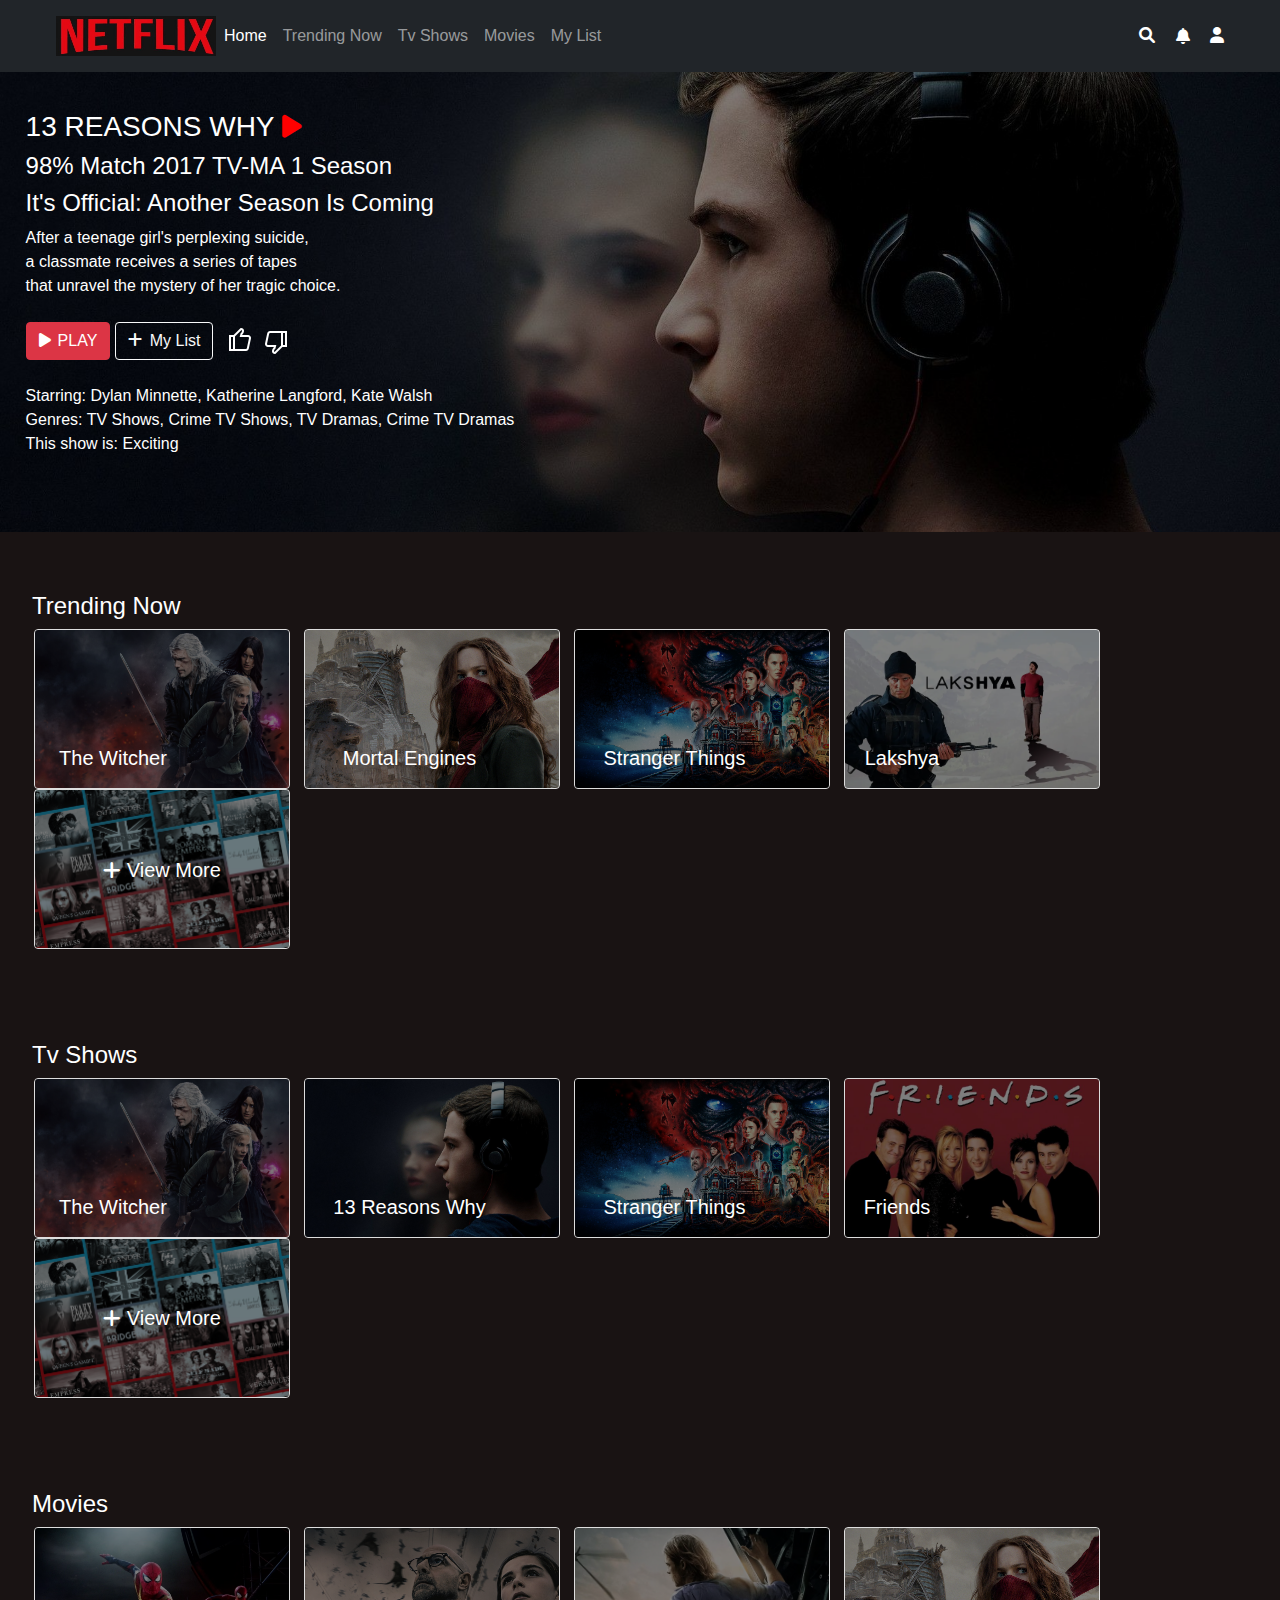
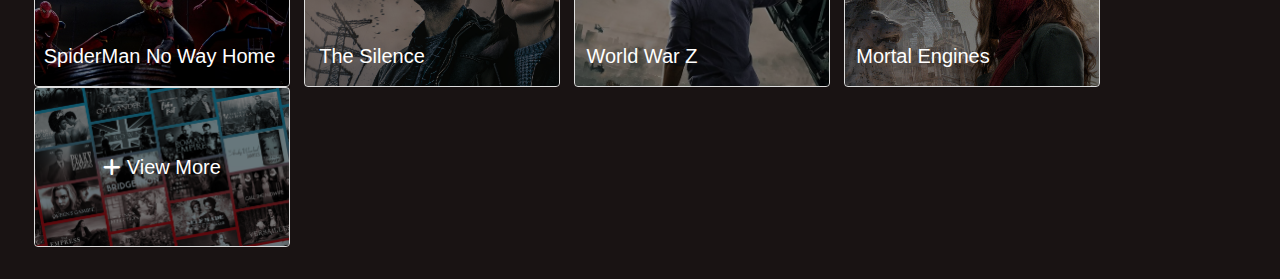
<file: index.html>
<!DOCTYPE html>
<html lang="en">
    <head>
      <meta charset="UTF-8">
      <meta name="viewport" content="width=device-width, initial-scale=1.0">
      <title>Netflix Prototype</title>
      <link rel="stylesheet" href="./static/css/bootstrap.min.css">
      <link rel="stylesheet" href="./static/css/style.css">
      <link rel="stylesheet" href="https://cdnjs.cloudflare.com/ajax/libs/font-awesome/6.0.0-beta3/css/all.min.css">
      <style>
          
      </style>
    </head>
    <body>
          <div class="row bg-dark">
            <div class="col-md-12">
                  <nav class="navbar navbar-expand-lg navbar-dark bg-dark">
                    <div class="container-fluid">
                        <img src="./static/images/netflix-logo new.jpg" style="height: 40px;width:160px;">
                        <button class="navbar-toggler" type="button" data-bs-toggle="collapse" data-bs-target="#navbarSupportedContent" aria-controls="navbarSupportedContent" aria-expanded="false" aria-label="Toggle navigation">
                            <span class="navbar-toggler-icon"></span>
                        </button>
                        <div class="collapse navbar-collapse" id="navbarSupportedContent">
                            <ul class="navbar-nav me-auto mb-2 mb-lg-0">
                                <li class="nav-item">
                                    <a class="nav-link active" aria-current="page" href="./index.html">Home</a>
                                </li>
                                <li class="nav-item">
                                    <a class="nav-link" href="./trendingnow.html">Trending Now</a>
                                </li>
                                <li class="nav-item">
                                    <a class="nav-link" href="./tvshows.html">Tv Shows</a>
                                </li>
                                <li class="nav-item">
                                    <a class="nav-link" href="./movies.html">Movies</a>
                                </li>
                                <li class="nav-item">
                                    <a class="nav-link" href="#">My List</a>
                                </li>
                            </ul>
                            <div class="search-container d-flex align-items-center">
                                <button class="btn search-btn">
                                    <i class="fas fa-search" style="color: white;"></i>
                                </button>
                                <div class="search-bar ms-2">
                                    <input class="form-control" type="search" placeholder="Search" aria-label="Search">
                                </div>
                                <i class="fa fa-bell" aria-hidden="true" style="margin-left: 8px;color: white;cursor: pointer;"></i>
                                <a href="./account.html"><i class="fas fa-user icon" aria-hidden="true" style="margin-left: 20px;color: white;cursor: pointer;"></i></a>
                            </div>
                        </div>
                    </div>
                </nav>
            </div>
          </div>

      <div class="row group">
          <div class="col-md-12">
              <h3>13 REASONS WHY <i class="fa fa-play" aria-hidden="true" style="margin-right: 7px;font-size: 26px;color: red;"></i></h3>
              <h4>98% Match 2017 TV-MA 1 Season</h4>
              <h4>It's Official: Another Season Is Coming</h4>
              <label>After a teenage girl's perplexing suicide, <br>
                a classmate receives a series of tapes<br>
                that unravel the mystery of her tragic choice.
              </label><br><br>
              <button type="reset" class="btn btn-danger">
                  <i class="fa fa-play" aria-hidden="true" style="margin-right: 7px;"></i>PLAY
              </button>
              <button type="button" class="btn btn-outline-light">
                  <i class="fa fa-plus" aria-hidden="true" style="margin-right: 7px;"></i>My List
              </button>
              <img src="./static/images/icons8-thumbs-up-32 (2).png" alt="thumb-up" style="margin-left: 6px;" id="thumbUpIcon" class="white-thumb">
              <img src="./static/images/icons8-thumbs-down-32 (2).png" alt="thumbs-down" class="white-thumb" id="thumbDownIcon"/>
              <br><br>
              <label>Starring: Dylan Minnette, Katherine Langford, Kate Walsh<br>
              Genres: TV Shows, Crime TV Shows, TV Dramas, Crime TV Dramas<br>
              This show is: Exciting</label>
          </div>
      </div>

      <div class="row treandingNow">
          <div class="col-md-12">
              <h4 style="margin-top: 28px;font-family: sans-serif;">Trending Now</h4>
              <div class="row"> 
                    <div class="col-sm-2 card-container" style="background-image: url(./static/images/the\ witcher.jpg);">
                        <div class="card-content">
                            <h5 class="card-title" style="margin-top: 98px;margin-right: 98px;">The Witcher</h5>
                        </div>
                    </div>
                    <div class="col-sm-2 card-container" style="background-image: url(./static/images/mortal-engines-poster.jpg);">
                        <div class="card-content">
                            <h5 class="card-title" style="margin-top: 98px;margin-right: 45px;">Mortal Engines</h5>
                        </div>
                    </div>
                    <div class="col-sm-2 card-container" style="background-image: url(./static/images/stranger-things.jpg);">
                        <div class="card-content">
                            <h5 class="card-title" style="margin-top: 98px;margin-right: 55px;">Stranger Things</h5>
                        </div>
                    </div>
                    <div class="col-sm-2 card-container" style="background-image: url(./static/images/lakshya-96392jpg.webp);">
                        <div class="card-content">
                            <h5 class="card-title" style="margin-top: 98px;margin-right: 140px;">Lakshya</h5>
                        </div>
                    </div>
                    <div class="col-sm-2 card-container" style="background-image: url(./static/images/all-images.jpg);">
                        <div class="card-content">
                            <a href="./trendingnow.html" style="text-decoration: none;color: white;margin-top: 9px;"><h5><i class="fa fa-plus" aria-hidden="true"></i> View More</h5></a>
                        </div>
                    </div>
                    
              </div>
          </div>
      </div>

      <div class="row tvShows">
        <div class="col-md-12">
            <h4 style="margin-top: 28px;font-family: sans-serif;">Tv Shows</h4>
            <div class="row"> 
                  <div class="col-sm-2 card-container" style="background-image: url(./static/images/the\ witcher.jpg);">
                      <div class="card-content">
                          <h5 class="card-title" style="margin-top: 98px;margin-right: 98px;">The Witcher</h5>
                      </div>
                  </div>
                  <div class="col-sm-2 card-container" style="background-image: url(./static/images/wp1935737\ \(1\).jpg);">
                      <div class="card-content">
                          <h5 class="card-title" style="margin-top: 98px;margin-right: 45px;">13 Reasons Why</h5>
                      </div>
                  </div>
                  <div class="col-sm-2 card-container" style="background-image: url(./static/images/stranger-things.jpg);">
                      <div class="card-content">
                          <h5 class="card-title" style="margin-top: 98px;margin-right: 55px;">Stranger Things</h5>
                      </div>
                  </div>
                  <div class="col-sm-2 card-container" style="background-image: url(./static/images/friends.jpeg);">
                      <div class="card-content">
                          <h5 class="card-title" style="margin-top: 98px;margin-right: 150px;">Friends</h5>
                      </div>
                  </div>
                  <div class="col-sm-2 card-container" style="background-image: url(./static/images/all-images.jpg);">
                      <div class="card-content">
                          <a href="./tvshows.html" style="text-decoration: none;color: white;margin-top: 9px;"><h5><i class="fa fa-plus" aria-hidden="true"></i> View More</h5></a>
                      </div>
                  </div>
                  
            </div>
        </div>
      </div>

      <div class="row movies">
        <div class="col-md-12">
            <h4 style="margin-top: 28px;font-family: sans-serif;">Movies</h4>
            <div class="row">
                  <div class="col-sm-2 card-container" style="background-image: url(./static/images/spiderman-no-way-home.avif);">
                      <div class="card-content">
                          <h5 class="card-title" style="margin-top: 98px;margin-right: 5px;">SpiderMan No Way Home</h5>
                      </div>
                  </div>
                  <div class="col-sm-2 card-container" style="background-image: url(./static/images/the\ silence.jpg);">
                      <div class="card-content">
                          <h5 class="card-title" style="margin-top: 98px;margin-right: 120px;">The Silence</h5>
                      </div>
                  </div>
                  <div class="col-sm-2 card-container" style="background-image: url(./static/images/world\ war\ z.avif);">
                      <div class="card-content">
                          <h5 class="card-title" style="margin-top: 98px;margin-right: 120px;">World War Z</h5>
                      </div>
                  </div>
                  <div class="col-sm-2 card-container" style="background-image: url(./static/images/mortal-engines-poster.jpg);">
                      <div class="card-content">
                          <h5 class="card-title" style="margin-top: 98px;margin-right: 98px;">Mortal Engines</h5>
                      </div>
                  </div>
                  <div class="col-sm-2 card-container" style="background-image: url(./static/images/all-images.jpg);">
                      <div class="card-content">
                          <a href="./movies.html" style="text-decoration: none;color: white;margin-top: 9px;"><h5><i class="fa fa-plus" aria-hidden="true"></i> View More</h5></a>
                      </div>
                  </div>
            </div>
        </div>
      </div>

      <script src="./static/js/popper.js"></script>
      <script src="./static/js/bootstrap.min.js"></script>
      <script>
          document.querySelector('.search-btn').addEventListener('click', function () {
                document.querySelector('.search-bar').classList.toggle('active');
            });

            document.getElementById("thumbUpIcon").addEventListener("click", function() {
                this.classList.toggle("clicked");
            });

            document.getElementById("thumbDownIcon").addEventListener("click", function() {
                this.classList.toggle("clicked");
            });
        </script>
    </body>
  </html>
</file>
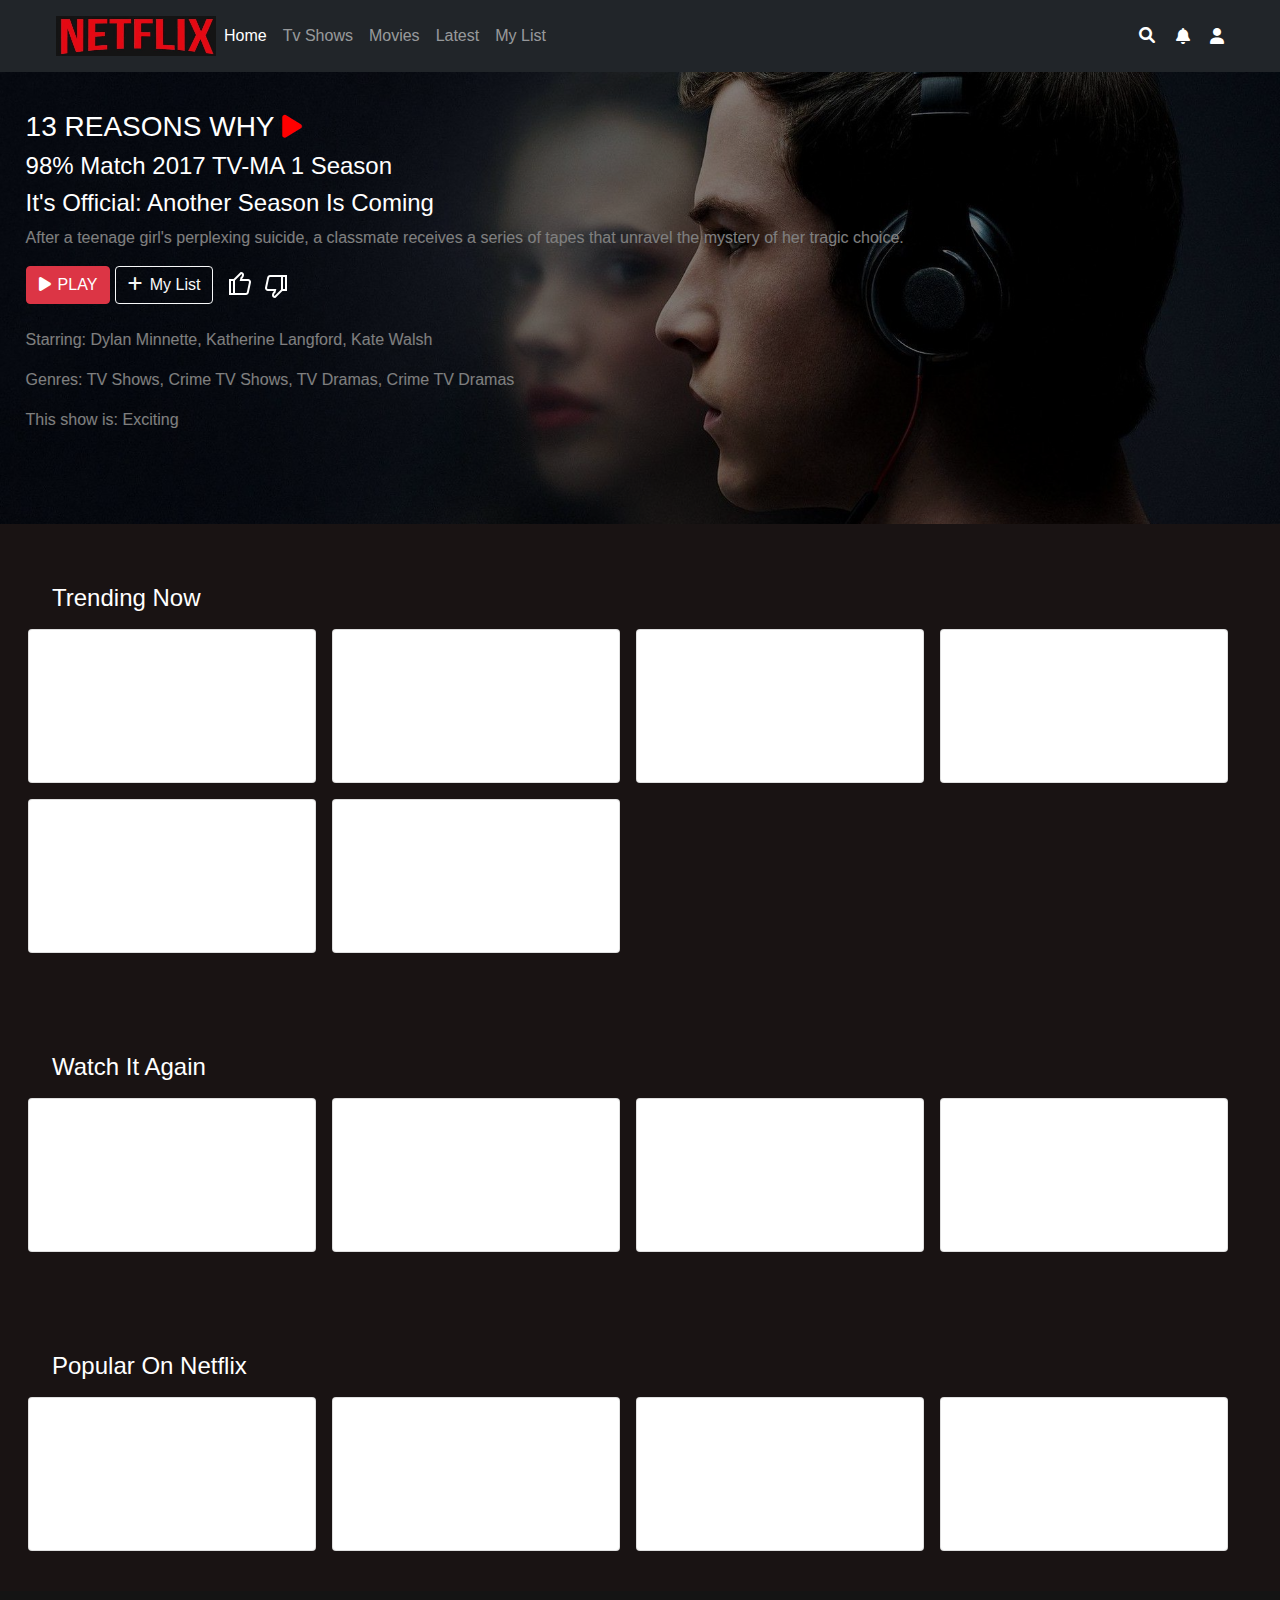
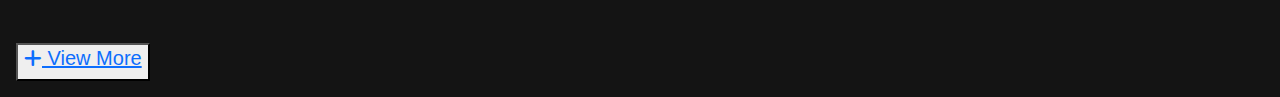
<file: index2.html>
<!DOCTYPE html>
<html lang="en">
    <head>
      <meta charset="UTF-8">
      <meta name="viewport" content="width=device-width, initial-scale=1.0">
      <title>Netflix Prototype</title>
      <link rel="stylesheet" href="./static/css/bootstrap.min.css">
      <link rel="stylesheet" href="./static/css/style.css">
      <link rel="stylesheet" href="https://cdnjs.cloudflare.com/ajax/libs/font-awesome/6.0.0-beta3/css/all.min.css">
      <style>
          
      </style>
    </head>
    <body>
          <div class="row bg-dark">
            <div class="col-md-12">
                  <nav class="navbar navbar-expand-lg navbar-dark bg-dark">
                    <div class="container-fluid">
                        <img src="./static/images/netflix-logo new.jpg" style="height: 40px;width:160px;">
                        <button class="navbar-toggler" type="button" data-bs-toggle="collapse" data-bs-target="#navbarSupportedContent" aria-controls="navbarSupportedContent" aria-expanded="false" aria-label="Toggle navigation">
                            <span class="navbar-toggler-icon"></span>
                        </button>
                        <div class="collapse navbar-collapse" id="navbarSupportedContent">
                            <ul class="navbar-nav me-auto mb-2 mb-lg-0">
                                <li class="nav-item">
                                    <a class="nav-link active" aria-current="page" href="./index.html">Home</a>
                                </li>
                                <li class="nav-item">
                                    <a class="nav-link" href="#">Tv Shows</a>
                                </li>
                                <li class="nav-item">
                                    <a class="nav-link" href="#">Movies</a>
                                </li>
                                <li class="nav-item">
                                    <a class="nav-link" href="#">Latest</a>
                                </li>
                                <li class="nav-item">
                                    <a class="nav-link" href="#">My List</a>
                                </li>
                            </ul>
                            <div class="search-container d-flex align-items-center">
                                <button class="btn search-btn">
                                    <i class="fas fa-search" style="color: white;"></i>
                                </button>
                                <div class="search-bar ms-2">
                                    <input class="form-control" type="search" placeholder="Search" aria-label="Search">
                                </div>
                                <i class="fa fa-bell" aria-hidden="true" style="margin-left: 8px;color: white;cursor: pointer;"></i>
                                <i class="fas fa-user icon" aria-hidden="true" style="margin-left: 20px;color: white;cursor: pointer;"></i>
                            </div>
                        </div>
                    </div>
                </nav>
            </div>
        </div>

      <div class="row group">
          <div class="col-md-12">
              <h3>13 REASONS WHY <i class="fa fa-play" aria-hidden="true" style="margin-right: 7px;font-size: 26px;color: red;"></i></h3>
              <h4>98% Match 2017 TV-MA 1 Season</h4>
              <h4>It's Official: Another Season Is Coming</h4>
              <p>After a teenage girl's perplexing suicide, a classmate receives a series of tapes that unravel the mystery of her tragic choice.</p>
              <button type="reset" class="btn btn-danger">
                  <i class="fa fa-play" aria-hidden="true" style="margin-right: 7px;"></i>PLAY
              </button>
              <button type="button" class="btn btn-outline-light">
                  <i class="fa fa-plus" aria-hidden="true" style="margin-right: 7px;"></i>My List
              </button>
              <img src="./static/images/icons8-thumbs-up-32 (2).png" alt="thumb-up" style="margin-left: 6px;" id="thumbUpIcon" class="white-thumb">
              <img src="./static/images/icons8-thumbs-down-32 (2).png" alt="thumbs-down" class="white-thumb" id="thumbDownIcon"/>
              <br><br>
              <p>Starring: Dylan Minnette, Katherine Langford, Kate Walsh</p>
              <p>Genres: TV Shows, Crime TV Shows, TV Dramas, Crime TV Dramas</p>
              <p>This show is: Exciting</p>
          </div>
      </div>

      <div class="row treandingNow">
          <div class="col-md-12">
              <h4 style="margin-left: 20px;margin-top: 28px;font-family: sans-serif;">Trending Now</h4>
              <div class="row">
                  <div class="card col-sm-2" style="width: 18rem;">
                      <div class="card-body">
                          <h5 class="card-title">Card title</h5>
                          <p class="card-text">Some quick example text to build on the card title and make up the bulk of the card's content.</p>
                      </div>
                  </div>
                  <div class="card col-sm-2" style="width: 18rem;">
                      <div class="card-body">
                          <h5 class="card-title">Card title</h5>
                          <p class="card-text">Some quick example text to build on the card title and make up the bulk of the card's content.</p>
                      </div>
                  </div>
                  <div class="card col-sm-2" style="width: 18rem;">
                      <div class="card-body">
                          <h5 class="card-title">Card title</h5>
                          <p class="card-text">Some quick example text to build on the card title and make up the bulk of the card's content.</p>
                      </div>
                  </div>
                  <div class="card col-sm-2" style="width: 18rem;">
                      <div class="card-body">
                          <h5 class="card-title">Card title</h5>
                          <p class="card-text">Some quick example text to build on the card title and make up the bulk of the card's content.</p>
                      </div>
                  </div>
                  <div class="card col-sm-2" style="width: 18rem;">
                      <div class="card-body">
                          <h5 class="card-title">Card title</h5>
                          <p class="card-text">Some quick example text to build on the card title and make up the bulk of the card's content.</p>
                      </div>
                  </div>
                  <div class="card col-sm-2" style="width: 18rem;">
                      <div class="card-body">
                          <h5 class="card-title">Card title</h5>
                          <p class="card-text">Some quick example text to build on the card title and make up the bulk of the card's content.</p>
                      </div>
                  </div>
              </div>
          </div>
      </div>

      <div class="row treandingNow">
          <div class="col-md-12">
              <h4 style="margin-left: 20px;margin-top: 28px;font-family: sans-serif;">Watch It Again</h4>
              <div class="row">
                  <div class="card col-sm-2" style="width: 18rem;">
                      <div class="card-body">
                          <h5 class="card-title">Card title</h5>
                          <p class="card-text">Some quick example text to build on the card title and make up the bulk of the card's content.</p>
                      </div>
                  </div>
                  <div class="card col-sm-2" style="width: 18rem;">
                      <div class="card-body">
                          <h5 class="card-title">Card title</h5>
                          <p class="card-text">Some quick example text to build on the card title and make up the bulk of the card's content.</p>
                      </div>
                  </div>
                  <div class="card col-sm-2" style="width: 18rem;">
                      <div class="card-body">
                          <h5 class="card-title">Card title</h5>
                          <p class="card-text">Some quick example text to build on the card title and make up the bulk of the card's content.</p>
                      </div>
                  </div>
                  <div class="card col-sm-2" style="width: 18rem;">
                      <div class="card-body">
                          <h5 class="card-title">Card title</h5>
                          <p class="card-text">Some quick example text to build on the card title and make up the bulk of the card's content.</p>
                      </div>
                  </div>
              </div>
          </div>
      </div>

      <div class="row treandingNow">
          <div class="col-md-12">
              <h4 style="margin-left: 20px;margin-top: 28px;font-family: sans-serif;">Popular On Netflix</h4>
              <div class="row">
                  <div class="card col-sm-2" style="width: 18rem;">
                      <div class="card-body">
                          <h5 class="card-title">Card title</h5>
                          <p class="card-text">Some quick example text to build on the card title and make up the bulk of the card's content.</p>
                      </div>
                  </div>
                  <div class="card col-sm-2" style="width: 18rem;">
                      <div class="card-body">
                          <h5 class="card-title">Card title</h5>
                          <p class="card-text">Some quick example text to build on the card title and make up the bulk of the card's content.</p>
                      </div>
                  </div>
                  <div class="card col-sm-2" style="width: 18rem;">
                      <div class="card-body">
                          <h5 class="card-title">Card title</h5>
                          <p class="card-text">Some quick example text to build on the card title and make up the bulk of the card's content.</p>
                      </div>
                  </div>
                  <div class="card col-sm-2" style="width: 18rem;">
                      <div class="card-body">
                          <h5 class="card-title">Card title</h5>
                          <p class="card-text">Some quick example text to build on the card title and make up the bulk of the card's content.</p>
                      </div>
                  </div>
              </div>
          </div>
      </div>

      <script src="./static/js/popper.js"></script>
      <script src="./static/js/bootstrap.min.js"></script>
      <script>
          document.querySelector('.search-btn').addEventListener('click', function () {
                document.querySelector('.search-bar').classList.toggle('active');
            });

            document.getElementById("thumbUpIcon").addEventListener("click", function() {
                this.classList.toggle("clicked");
            });

            document.getElementById("thumbDownIcon").addEventListener("click", function() {
                this.classList.toggle("clicked");
            });
        </script>
    </body>
  </html>

  <div class="card-body">
    <button class="view-more-btn" style="margin-top: 36px;">
    <a href="./trendingnow.html"><h5><i class="fa fa-plus" aria-hidden="true"></i> View More</h5></a>
    </button>
</div>
</file>
<file: static/css/style.css>
body {
    background-color: #141414;
    color: white;
    font-family: 'Helvetica Neue', Helvetica, Arial, sans-serif;
}

.navbar {
    justify-content: space-between;
    padding: 1rem 2rem;
}

.search-container {
    position: relative;
}

.search-bar {
    display: none;
    transition: width 0.3s ease;
    width: 0;
    overflow: hidden;
}

.search-bar input {
    width: 100%;
    padding: 0.5rem;
}

.search-bar.active {
    display: block;
    width: 300px;
}

.white-thumb {
    width: 32px;
    height: 32px;
    cursor: pointer;
    filter: brightness(0) saturate(100%) invert(100%) sepia(0%) saturate(100%) hue-rotate(0deg) brightness(100%) contrast(100%);
}

.clicked {
    filter: none;
}

.group {
    background-image: url("../images/wp1935737 (1).jpg");
    background-size: cover;
    background-position: center;
    background-repeat: no-repeat;
    color: white;
    padding: 3% 2% 6% 2%;
    box-sizing: border-box;
    font-family: sans-serif;
    position: relative;
}

.group h3, .group h4, .group label, .group button {
    z-index: 1;
    position: relative;
}

.group::before {
    content: '';
    position: absolute;
    top: 0;
    left: 0;
    width: 100%;
    height: 100%;
    background: rgba(0, 0, 0, 0.5);
    z-index: 0;
}

.treandingNow {
    background-color: #191313;
    padding: 2rem;
    box-sizing: border-box;
    font-family: sans-serif;
}

.tvShows {
    background-color: #191313;
    padding: 2rem;
    box-sizing: border-box;
    font-family: sans-serif;
}

.movies {
    background-color: #191313;
    padding: 2rem;
    box-sizing: border-box;
    font-family: sans-serif;
}


.card {
    margin: 0.5rem;
}


.card-container {
    width: 16rem;
    height: 160px;
    position: relative;
    border: 1px solid #ddd;
    border-radius: 4px;
    overflow: hidden;
    background-size: cover;
    background-position: center;
    margin-left: 14px;
}

.card-content {
    position: absolute;
    top: 0;
    left: 0;
    width: 100%;
    height: 100%;
    display: flex;
    justify-content: center;
    align-items: center;
    background: rgba(0, 0, 0, 0.5); 
}

.card-title {
    color: white;
    font-size: 1.25rem;
    margin: 0;
}
</file>
